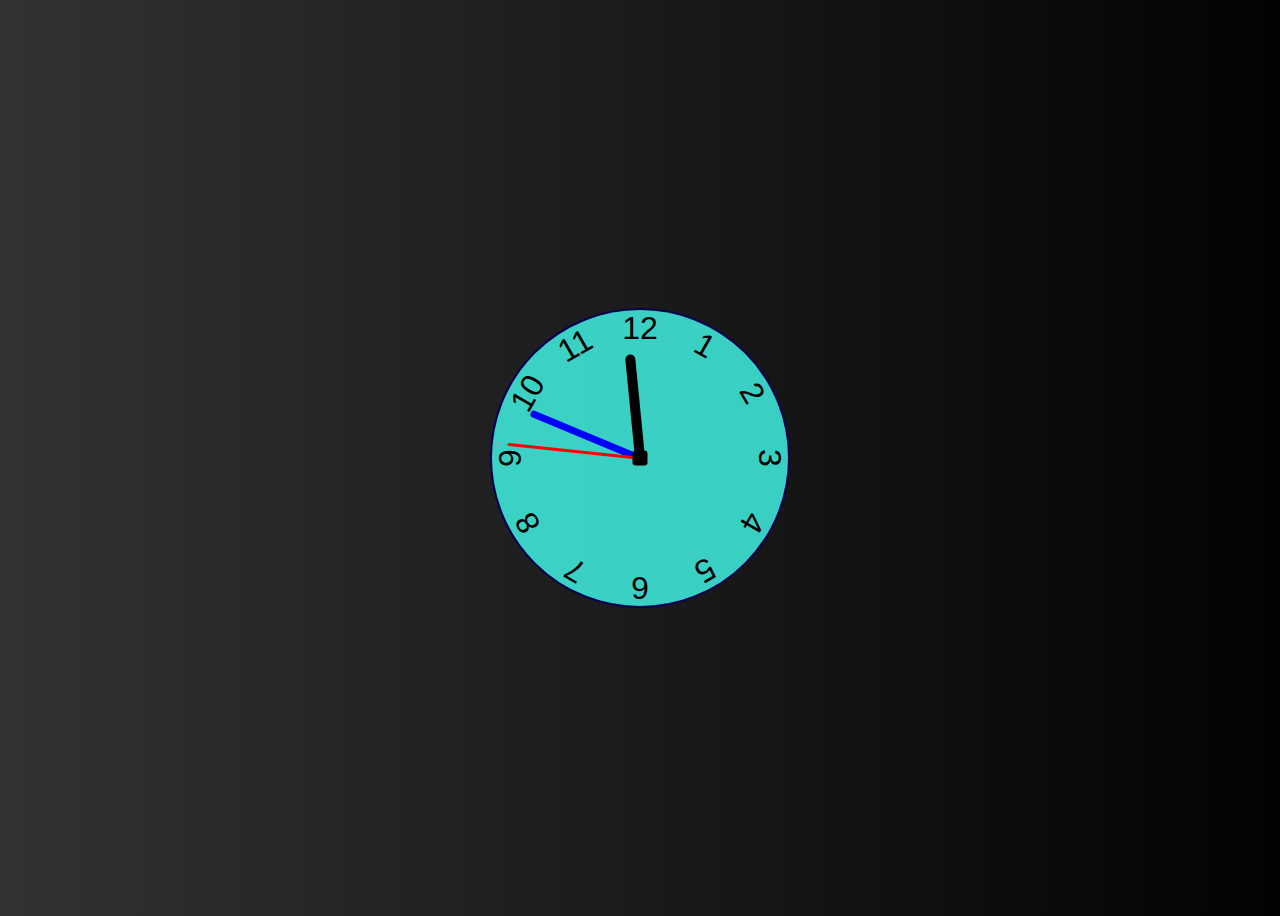
<file: clock/index.html>
<!DOCTYPE html>
<html lang="en">
<head>
    <meta charset="UTF-8">
    <meta name="viewport" content="width=device-width, initial-scale=1.0">
    <title>Clock</title>
    <link rel="stylesheet" href="style.css">
</head>
<body>
    <div class="clock">
        <div class="hand hour" data-hour-hand> </div>
        <div class="hand minute" data-minute-hand></div>
        <div class="hand second " data-second-hand></div>
        <div class="number number1">1</div>
        <div class="number number2">2</div>
        <div class="number number3">3</div>
        <div class="number number4">4</div>
        <div class="number number5">5</div>
        <div class="number number6">6</div>
        <div class="number number7">7</div>
        <div class="number number8">8</div>
        <div class="number number9">9</div>
        <div class="number number10">10</div>
        <div class="number number11">11</div>
        <div class="number number12">12</div>
    </div>




    <script src="main.js"></script>
</body>
</html>
</file>
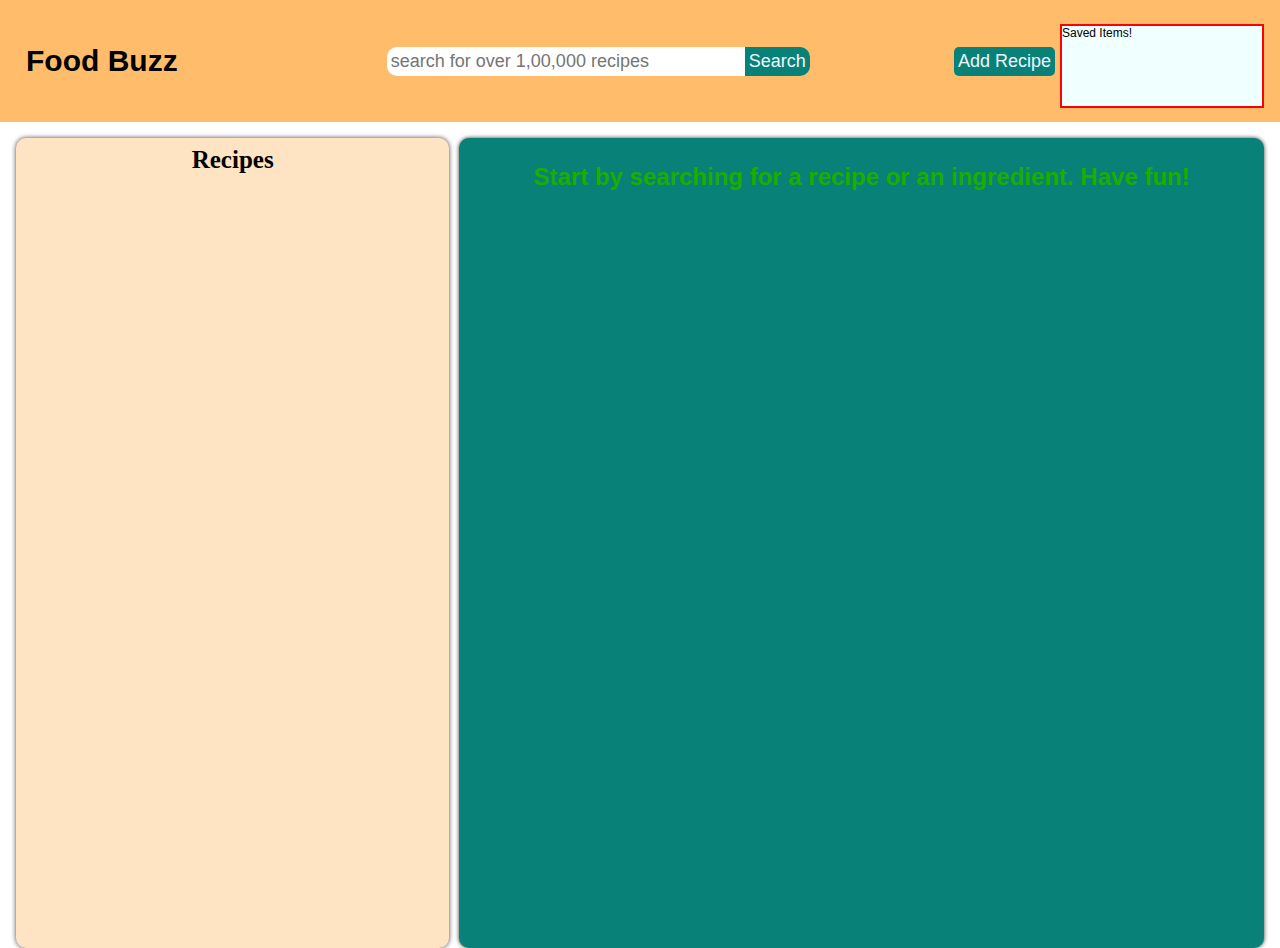
<file: FOOD APP/index.html>
<!DOCTYPE html>
<html lang="en">
<head>
    <meta charset="UTF-8">
    <meta name="viewport" content="width=device-width, initial-scale=1.0">
    <title>Food App</title>
    <link rel="stylesheet" href="style.css">
    <link rel="stylesheet" href="https://cdnjs.cloudflare.com/ajax/libs/font-awesome/6.5.2/css/all.min.css" integrity="sha512-SnH5WK+bZxgPHs44uWIX+LLJAJ9/2PkPKZ5QiAj6Ta86w+fsb2TkcmfRyVX3pBnMFcV7oQPJkl9QevSCWr3W6A==" crossorigin="anonymous" referrerpolicy="no-referrer" />
</head>
<body>
    <div class="container">
        <div class="left-side">
            <i class="fa-solid fa-utensils"></i>
            <span>Food Buzz</span>
        </div>
        <div class="search-data">
            <input type="text" name="searchitem" placeholder="search for over 1,00,000 recipes" id="searchinput">
            <i class="fa-solid fa-circle-xmark" id="remove"></i>
            <button name="search" id="search">Search</button>
        </div>
        <div class="buttons">
            <div class="add-recipe">
                <button id="add-recipe">Add Recipe</button>
            </div>
            <div class="bookmarks">
                <div class="childbookmark" id="childbookmark">
                    Saved Items!
                </div>
            </div>
        </div>
    </div>

    <section class="pagination" id="pagination">
        
    </section>
    
    <section class="two-container">
        <div class="left-container" id="left-container">
            <h3>Recipes</h3>
        </div>
        <div class="right-container" id="right-container">
            <h2 id="text"><i class="fa-solid fa-face-laugh-wink laugh" ></i> Start by searching for a recipe or an ingredient. Have fun!</h2>
        </div>
    </section>



    <script type="module" src="controller.js"></script>
</body>
</html>
</file>
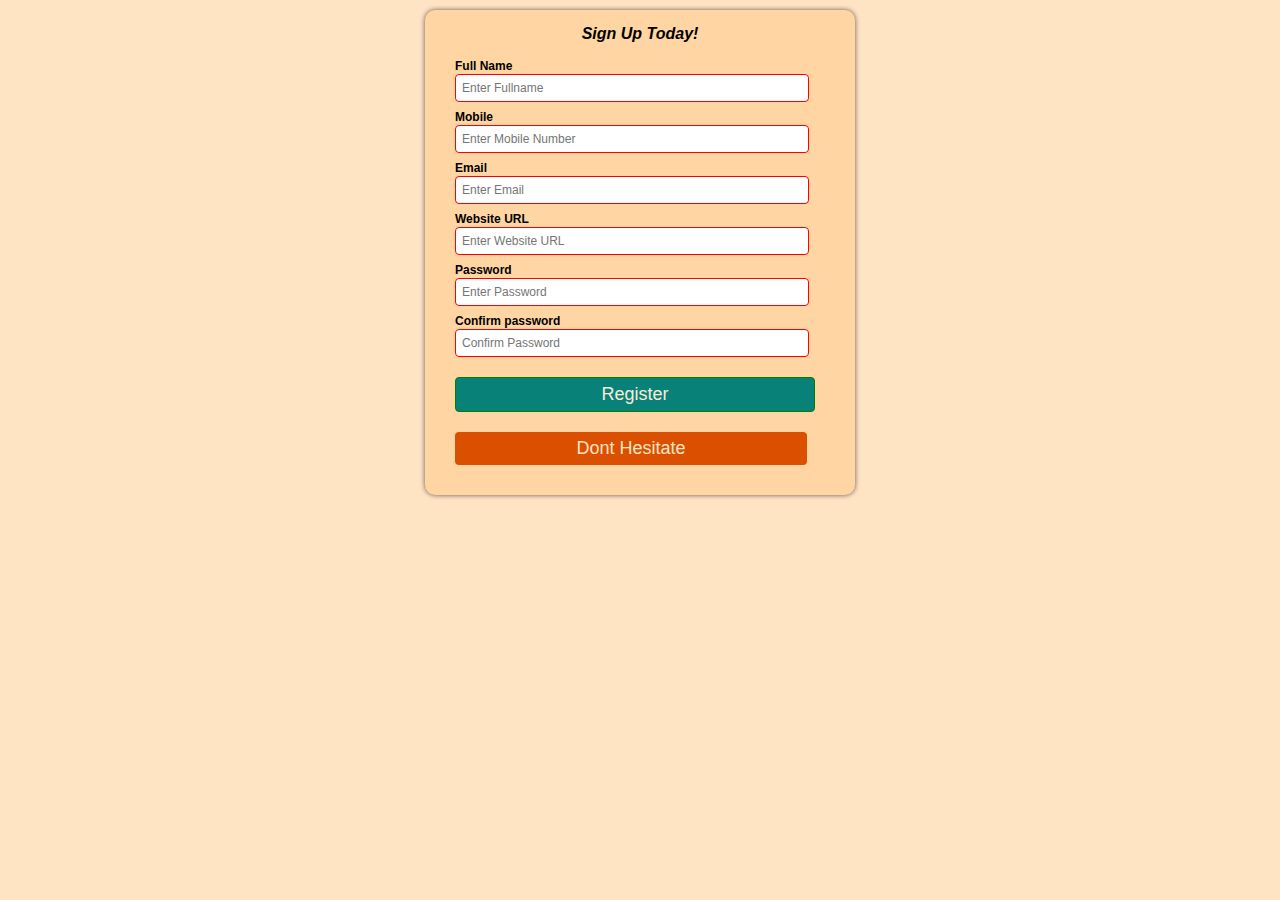
<file: FORM VALIDATION/index.html>
<!DOCTYPE html>
<html lang="en">
<head>
    <meta charset="UTF-8">
    <meta name="viewport" content="width=device-width, initial-scale=1.0">
    <title>Form Validation</title>
    <link rel="stylesheet" href="style.css">
</head>
<body>
    <div class="container">
        <h2>Sign Up Today!</h2>
        <form id="form">
            <label for="fullname">Full Name</label>
            <input type="text" name="fullname" placeholder="Enter Fullname" 
            required><br>

            <label for="mobile">Mobile</label>
            <input type="mobile" name="mobile" placeholder="Enter Mobile Number" 
            required
            pattern="[6789][0-9]{9}"
            ><br>

            <label for="email">Email</label>
            <input type="email" name="email" placeholder="Enter Email" required><br>

            <label for="url">Website URL</label>
            <input type="text" name="url" placeholder="Enter Website URL" required><br>

            <label>Password</label>
            <input type="password" placeholder="Enter Password" 
            required
            pattern="^(?=.*\d)(?=.*[a-z])(?=.*[A-Z])(?=.*[a-zA-Z]).{8,}$"
            title="please enter 1 uppercase character,1 lower case character and 1 digit"
            id="password"
            ><br>

            <label>Confirm password</label>
            <input type="password" placeholder="Confirm Password" 
            required
            id="confirmPassword"
            pattern="^(?=.*\d)(?=.*[a-z])(?=.*[A-Z])(?=.*[a-zA-Z]).{8,}$"
            title="please enter 1 uppercase character,1 lower case character and 1 digit"
            ><br>

            <input type="submit" value="Register" id="register">

            <div class="hesitate" id="hesitate">
                Dont Hesitate
            </div>
        </form>
    </div>


    <script src="main.js"></script>
</body>
</html>
</file>
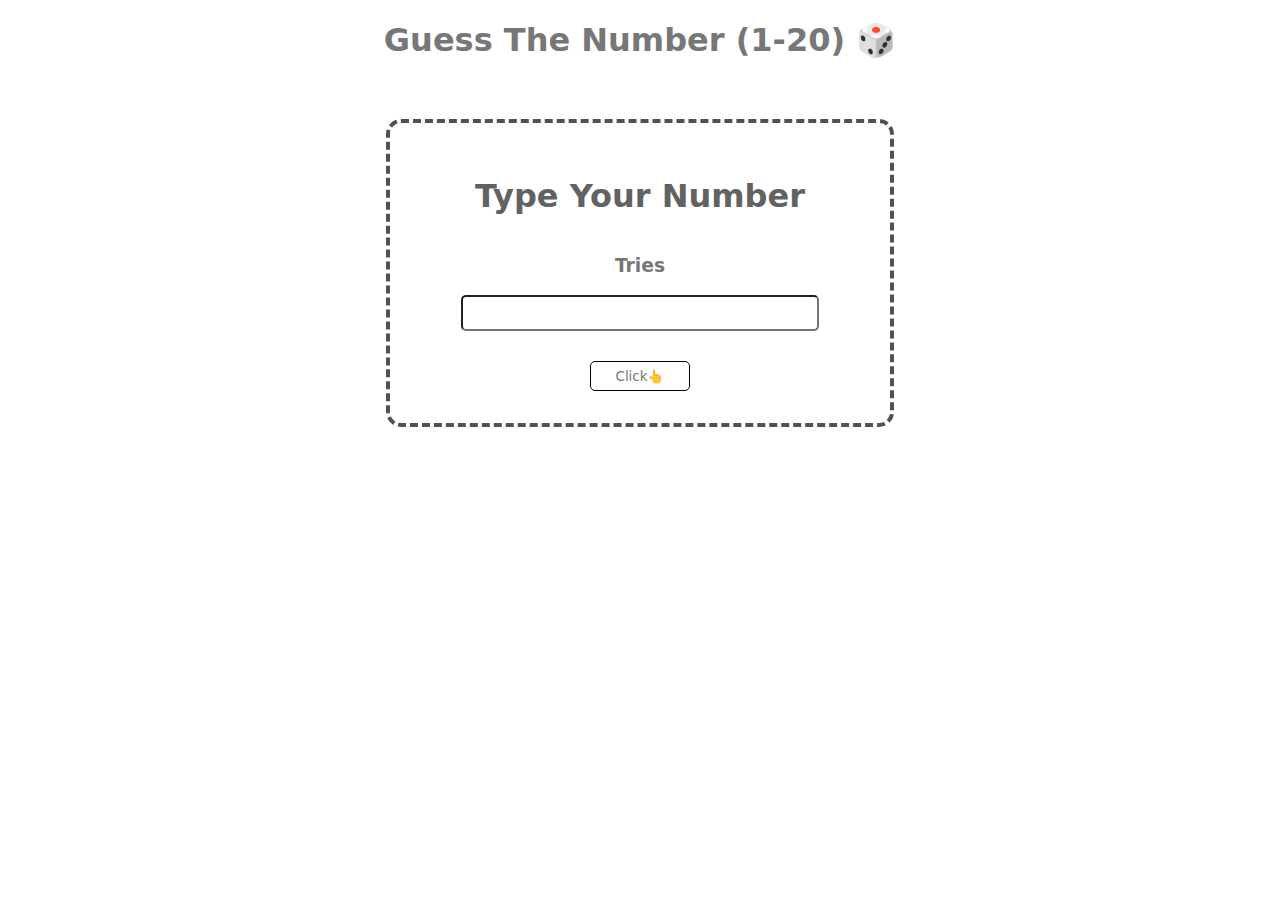
<file: guessNumber/index.html>
<!DOCTYPE html>
<html lang="en">
<head>
    <meta charset="UTF-8">
    <meta name="viewport" content="width=device-width, initial-scale=1.0">
    <title>Guess the Number</title>
    <link rel="Stylesheet" href="style.css">
</head>
<body>
    <h1 align="center">Guess The Number (1-20) 🎲</h1>
    <h3 align="center" class="highScore"></h3>

    <form class="border">
        <h1 id="notice">Type Your Number</h1>
        <span id="number"></span>
        <h3>Tries <span class="score"></span> </h3>
        <input type="number" id="num">
        <button class="btn">Click👆</button>
    </form>
    <script src="./main.js"></script>
</body>
</html>
</file>
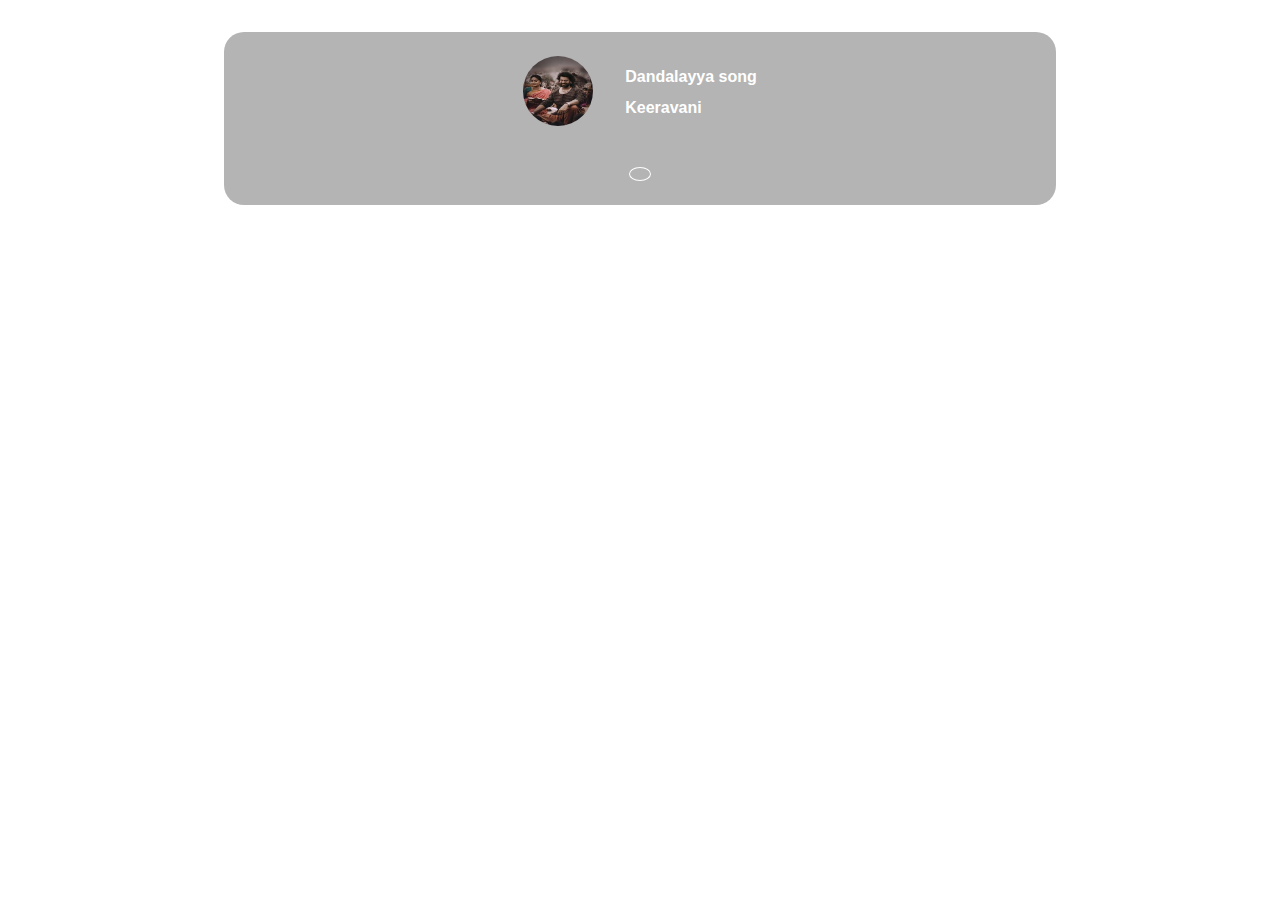
<file: music player/index.html>
<!DOCTYPE html>
<html lang="en">
<head>
    <meta charset="UTF-8">
    <meta name="viewport" content="width=device-width, initial-scale=1.0">
    <title>Music Player</title>
    <link rel="stylesheet" href="https://cdnjs.cloudflare.com/ajax/libs/font-awesome/6.5.2/css/all.min.css" integrity="sha512-SnH5WK+bZxgPHs44uWIX+LLJAJ9/2PkPKZ5QiAj6Ta86w+fsb2TkcmfRyVX3pBnMFcV7oQPJkl9QevSCWr3W6A==" crossorigin="anonymous" referrerpolicy="no-referrer" />
    <link rel="stylesheet" href="style.css">
</head>
<body>
    <div class="container">

        <div class="details">
            <div class="myImg">
                <img src="./images/dandalayya.jfif">
            </div>
    
            <div class="song-text">
                <p id="song">Dandalayya song</p>
                <h4 id="singer">Keeravani</h4>
            </div>
        </div>

        <div class="controls">
            <div class="icons">
                <i id="backward" class="fas fa-backward"></i>
                <i id="play" class="fas fa-play"></i>
                <i id="forward" class="fas fa-forward"></i>
            </div>
    
            <div class="audio">
                <audio src="./audio/dandalayya.mp3" ></audio>
            </div>
        </div>

    </div>




    <script src="main.js"></script>
</body>
</html>
</file>
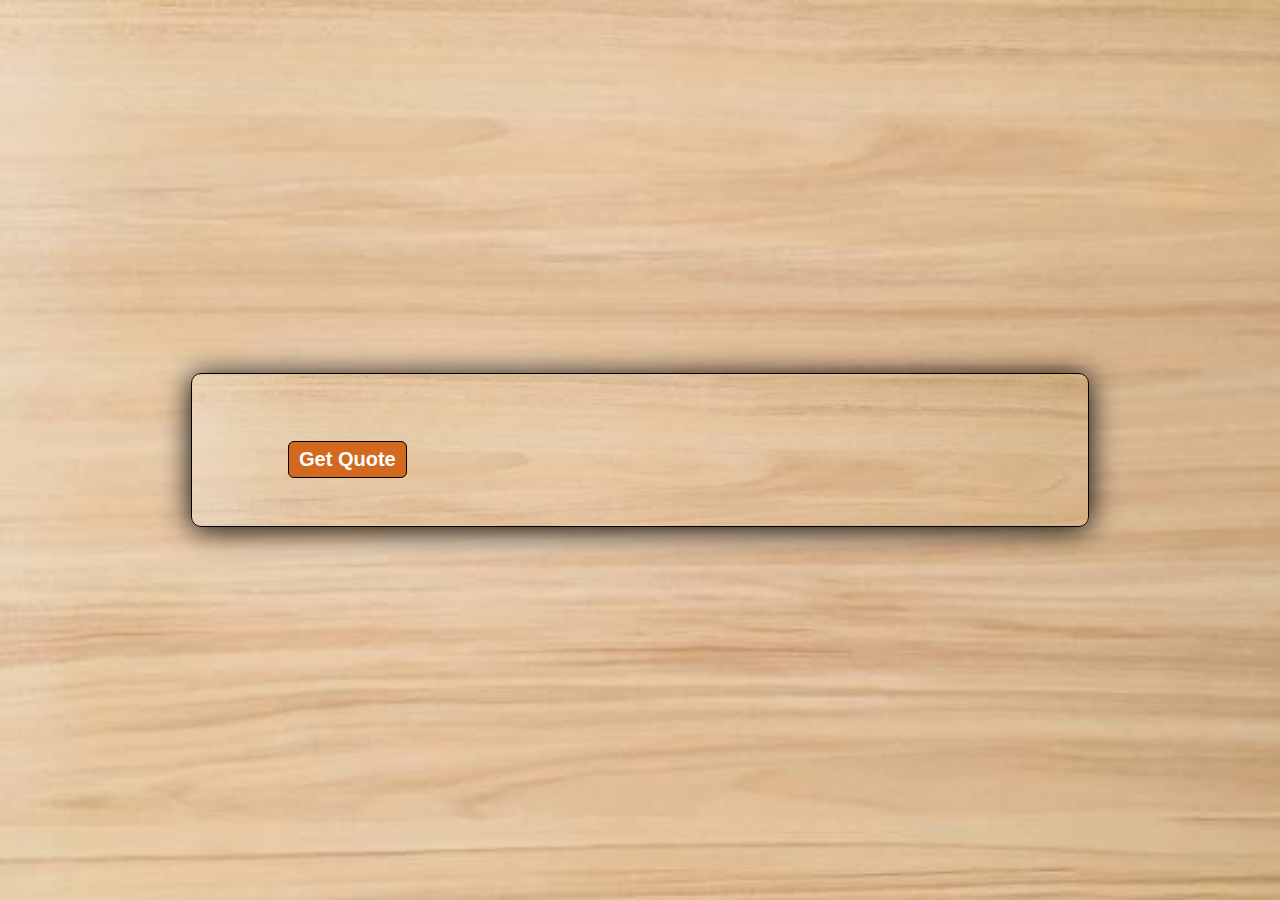
<file: quote generator/index.html>
<!DOCTYPE html>
<html lang="en">
<head>
    <meta charset="UTF-8">
    <meta name="viewport" content="width=device-width, initial-scale=1.0">
    <title>Quote Generator</title>
    <link rel="stylesheet" href="https://cdnjs.cloudflare.com/ajax/libs/font-awesome/6.5.2/css/all.min.css">
    <link rel="stylesheet" href="style.css">
</head>
<body>
    <div class="loader" id="loader"></div>

    <section class="container" id="container">
        <div class="quote">
            <i id="i-one" class="fas fa-quote-left"></i>
            <span id="myquote"></span>
            <i id="i-two" class="fas fa-quote-right"></i> 
        </div>

        <div class="author">
            <span id="minus">--</span><span id="myauthor"></span>
        </div>
        
        <div class="buttons">
            <button id="btn">Get Quote</button>
            <div>
                <i id="copy" class="fas fa-copy"></i>
                <i id="volume" class="fas fa-volume-up"></i></div>
            </div>
    </section>



    <script src="main.js"></script>
</body>
</html>
</file>
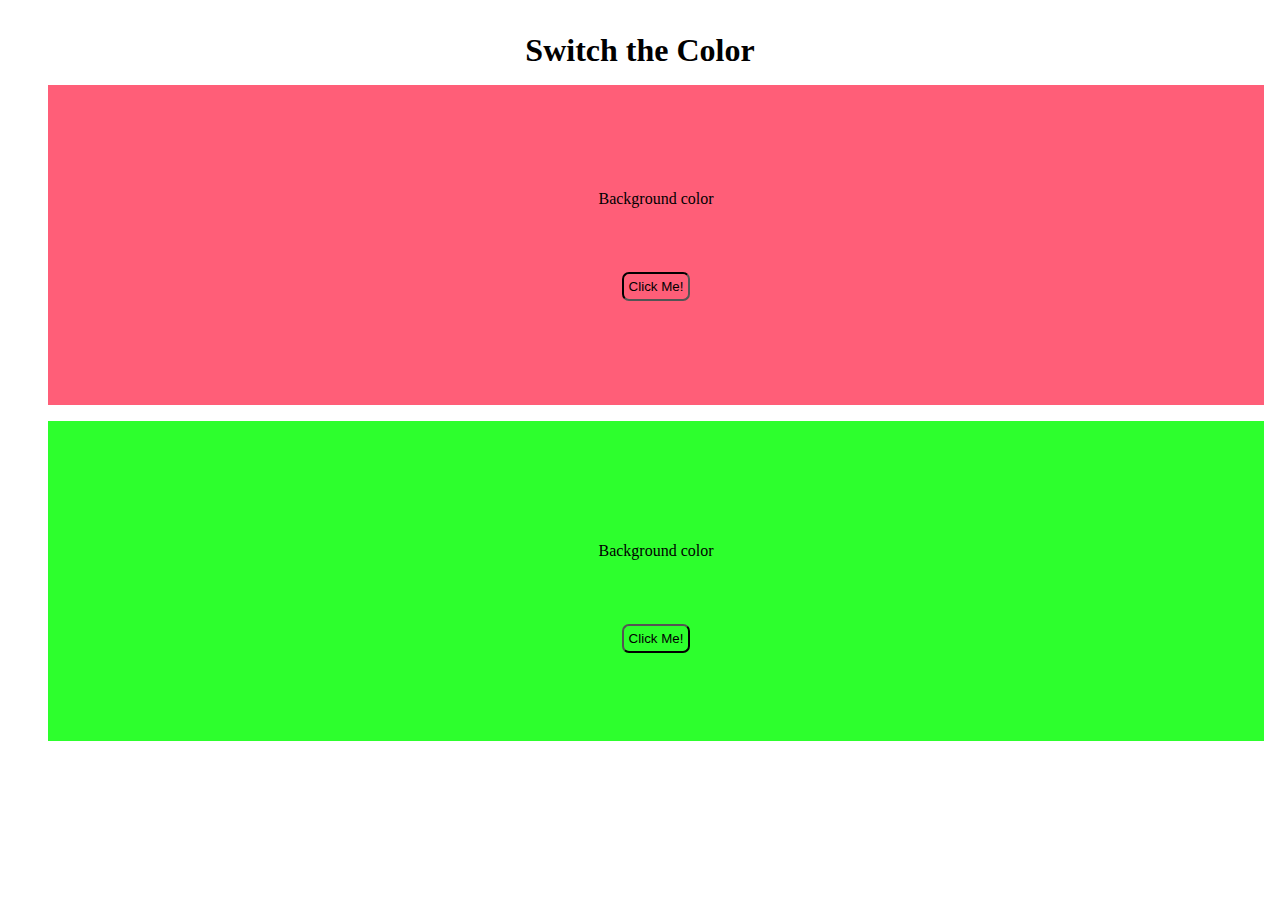
<file: switchColor/index.html>
<!DOCTYPE html>
<html lang="en">
<head>
    <meta charset="UTF-8">
    <meta name="viewport" content="width=device-width, initial-scale=1.0">
    <title>switchColor</title>
    <link rel="stylesheet" href="style.css">
</head>
<body>
    <h1 align="center">Switch the Color</h1>

    <div class="container1">
        <p>Background color</p>
        <p id="colorCode"></p>

        <button class="btn btn1">Click Me!</button>
    </div>

    <div class="container2 bg-color">
        <div class="form">
            
        </div>
        <p id="color-2">Background color</p>
        <p id="colorCode2"></p>
        <button class="btn btn2">Click Me!</button>
    </div>

    <script src="main.js"></script>
</body>
</html>
</file>
<file: clock/style.css>
*, *::after, *::before{
    box-sizing:border-box;
    font-family: 'Franklin Gothic Medium', 'Arial Narrow', Arial, sans-serif;
}

body{
    background: linear-gradient(to right, hsl(0, 1%, 20%), hsl(0, 0%, 1%));
    display:flex;
    justify-content:center;
    align-items: center;
    min-height:100vh;
    overflow:hidden;
}

.clock{
    background-color: rgba(66, 255, 239, 0.8);
    /* background-image: url('https://encrypted-tbn0.gstatic.com/images?q=tbn:ANd9GcSnuhVt8-DKAvIPohyFID2FnMwNdxxzHOak4hbgSz8OzhOAnsUJlt0V8FHHwgfyW3SeaYI&usqp=CAU'); */
    background-size: cover;
    width:300px;
    height:300px;
    border:2px solid rgb(5, 0, 82);
    border-radius: 50%;
    position: relative;
}
.clock .number{
    position: absolute;
    width:100%;
    height:100%;
    text-align: center;
    transform: rotate(var(--rotation));
    font-size:2rem
}
.clock .number1{ --rotation:30deg;}
.clock .number2{ --rotation:60deg;}
.clock .number3{ --rotation:90deg;}
.clock .number4{ --rotation:120deg;}
.clock .number5{ --rotation:150deg;}
.clock .number6{ --rotation:180deg;}
.clock .number7{ --rotation:210deg;}
.clock .number8{ --rotation:240deg;}
.clock .number9{ --rotation:270deg;}
.clock .number10{ --rotation:300deg;}
.clock .number11{ --rotation:330deg;}
.clock .number12{ --rotation:360deg;}

.clock .hand{
    --rotation:0;
    position:absolute;
    bottom: 50%;
    left:50%;
    width:10px;
    height:50%;
    border-top-left-radius:10px;
    border-top-right-radius:10px;
    transform-origin: bottom;
    z-index:10;
    transform:translate(-50%) rotate(calc(var(--rotation) * 1deg))
}
.clock::after{
    content:'';
    position:absolute;
    background-color:black;
    z-index:11;
    width:15px;
    height:15px;
    top:50%;
    left:50%;
    transform:translate(-50%, -50%);
    border-radius:20%;
}
.clock .hand.second{
    width:3px;
    height:45%;
    background-color:red;
}
.clock .hand.minute{
    width:7px;
    height:40%;
    background-color:rgb(0, 0, 255);
}
.clock .hand.hour{
    width:10px;
    height:35%;
    background-color:rgb(0, 0, 0);
}
</file>
<file: FOOD APP/style.css>
body{
    margin:0;
    padding:0;
    box-sizing:border-box;
    height:100vh
}

.container{
    background-color:rgb(255, 189, 107);
    display:flex;
    justify-content:space-between;
    align-items:center;
    padding:1rem;
    font-size:20px;
    font-family:sans-serif;
    height:10vh;
    position:sticky;
    top:0;
    left:0;
    z-index:999;
}
.left-side{
    font-size:30px;
    font-weight:600;
    color:rgb(0, 0, 0);
}
.left-side i{
    color:rgb(36, 142, 235);
    margin-right:10px;
    text-shadow:0 0 12px white;
}

.buttons{
    display:flex;
    gap:5px;
    align-items:center;
}
button{
    font-size:18px;
    background-color:#088178;
    border-radius:5px;
    border:1px solid black;
    border:none;
    padding:4px;
    font-family:sans-serif;
    color:aliceblue;
}
.search-data{
    position:relative;
}
input{
    font-size:18px;
    font-family:sans-serif;
    border-radius:4px;
    border:none;
    padding:4px;
    outline:none;
    width:350px;
}
#searchinput{
    border-radius:10px 0 0 10px;
}
#search{
    position:absolute;
    border-radius:0 10px 10px 0;
}
.fa-circle-xmark{
    position:absolute;
    right:10px;
    top:8px;
    background-color:black;
    color:white;
    border:none;
    border-radius:100%;
    font-size:20px;
}

.two-container{
    height:90vh;
    background-color:rgb(255, 255, 255);
    margin-top:1rem;
    display:flex;
    margin:1rem;
}
.left-container{
    width:35%;
    background-color:bisque;
    box-shadow:0 0 5px rgba(0, 0, 0, 0.74);
    border-radius:10px;
    margin-right:10px;
    overflow-y: auto;
}
.left-container::-webkit-scrollbar{
    display:none
}
.left-container > h3{
    text-align:center;
    font-size:25px;
    position:sticky;
    top:0;
    background-color:bisque;
    margin:0.5rem;
    z-index:1;

}
.right-container{
    width:65%;
    background-color:#088178;
    box-shadow:0 0 4px rgba(0, 0, 0, 0.767);
    border-radius:10px;
    overflow-y:auto;
}
.right-container::-webkit-scrollbar{
    display:none;
}
.right-food-container{
    padding:3rem 0;
    display:flex;
    align-items:center;
    justify-content:flex-start;
    flex-direction:column;
}
.right-food-container .div-text{
    color:white;
    text-align:center;
}
.right-food-container img{
    border-radius:50%;
    opacity:0.8;
    width:300px;
    height:300px;
    border:1px solid white;
}
.ingredients h2{
    color:#810808

}
.ingredients .quantity{
    color:black;
    font-weight:500;
    font-size:15px;
    font-family:sans-serif;
    margin:0;
}
.ingredients h3{
    margin:10px 0;
}
.right-container > h2{
    font-family:sans-serif;
    font-weight:600;
    text-align:center;
    color:#1dad00;
}
.laugh{
    font-size:30px;
    border-radius:50%;
    background-color:rgb(109, 109, 109);
    color:rgb(255, 230, 0);
}
.left-food-container{
    margin:1rem;
    background-color:rgb(43, 226, 165);
    border-radius:10px;
    text-align:center;
    height:fit-content;
    padding:10px;
    box-shadow:0 0 4px rgba(0, 0, 0, 0.699);

}
#mytitle{
    font-size:16px;
    color:rgb(51, 51, 51);
    /* margin:10px; */

}
#mypublisher{
    font-weight:600;
    /* margin:10px; */
}
#mytitle:hover,#mypublisher:hover{
    text-shadow:0 2px 2px white;
    transform:scale(1.08);
    transition:all 100ms linear;
}
#myimage{
    width:200px;
    height:200px;
    border-radius:50%;
    border:1px solid white;
}
#myimage:hover{
    transform:scale(1.05);
    transition:all 200ms ease-in-out
}

.div-text button{
    background-color:#810808;
    border:1px solid black;

}

.childbookmark{
    margin-top:10px;
    background-color:#810808;
    border:1px solid white;
    height:80px;;
    width:200px;
    background-color:azure;
    border:2px solid red;
    font-size:12px;
    overflow:auto;
}
.childbookmark::-webkit-scrollbar{
    display:none;
}

.add-recipe-form{
    color:#303030;
    font-weight:600;
    font-size:16px;
    display:flex;
    align-items:center;
    justify-content:center;
    flex-direction:column;

}
.add-recipe-form input{
    /* width:40%; */
    margin:6px;
    /* margin:auto; */
    height:20px;
    font-size:12px;
    width:300px;


}
.add-recipe-form h2{
    text-align:center;
    color:bisque;
    /* margin:0; */
}
</file>
<file: FORM VALIDATION/style.css>
body{
    background-color:bisque;
    margin:0;
    padding:0;
    box-sizing:border-box;
    font-family:sans-serif;
}
h2{
    text-align:center;
    margin-top:0;
    font-style:italic;
    font-size:16px
}
.container{
    box-shadow: 0 0 5px rgba(0, 0, 0, 0.623);
    background-color:rgb(255, 214, 163);
    /* background-color:rgb(255, 255, 255); */
    width:400px;
    height:fit-content;
    margin:10px auto;
    border-radius:10px;
    padding:15px;
}
input{
    width:85%;
    font-size:12px;
    padding:6px;
    font-weight:500;
    border-radius:4px;
    margin:0 15px 5px;
    border:1px solid rgb(43, 57, 255);
    outline:none;
}

label{
    text-align:left;
    font-size:12px;
    font-weight:600;
    margin:0 15px;
}
#register{
    font-size:18px;
    width:90%;
    background-color:#088178;
    padding:6px;
    color:antiquewhite;
    margin-top:15px;
}
.hesitate{
    margin:auto;
    border-radius:4px;
    margin:15px;
    text-align:center;
    width:85%;
    font-size:18px;
    background-color:#db5000;
    padding:6px;
    color:bisque;
}

input:valid{
    border:1px solid green;
}
input:invalid{
    border:1px solid red;
}
</file>
<file: guessNumber/style.css>
*{
    font-family: system-ui, -apple-system, BlinkMacSystemFont, 'Segoe UI', Roboto, Oxygen, Ubuntu, Cantarell, 'Open Sans', 'Helvetica Neue', sans-serif;
    color: rgb(119, 119, 119);
}
h2{
    text-decoration: underline;
    font-weight: 400;
    font-size: 30px;
}

.border{
    margin: auto;
    margin-top: 60px;
    height: 300px;
    width: 500px;
    border-width: 4px;
    border-style: dashed;
    border-color: rgb(81, 81, 81);
    border-radius: 15px;
    display: flex;
    justify-content:center;
    align-items:center;
    flex-direction: column;
}
.border input{
    width: 70%;
    height: 30px;
    border-radius: 5px;
    text-align: center;
    font-size: 28px;
}
.btn{
    margin-top: 30px;
    height: 30px;
    width: 100px;
    border-radius: 5px;
    background: white;
    border: .5px black solid;
    cursor: pointer;
    transition: all .2s ease-in-out;
}
.btn:hover{
    transform: scale(1.3);
    border: none;
    color: white;
    background-image: linear-gradient( to right,rgb(255, 112, 112), rgb(121, 121, 255));
}
.border h1{
    color: rgb(98, 98, 98);
}
</file>
<file: music player/style.css>
body{
    margin:0;
    padding:0;
    background-image:url('https://images.pexels.com/photos/1105666/pexels-photo-1105666.jpeg?auto=compress&cs=tinysrgb&w=400');
    background-size:cover;
    background-position:top 30%;
    color:#ffffff;

}
.container{
    width:60%;
    display:flex;
    flex-direction:column;
    background-color:rgb(180, 180, 180);
    justify-content:space-between;
    align-items:center;
    padding:1.5rem 2rem;
    border-radius:20px;
    margin:auto;
    margin-top:2rem;
}

.details{
    display:flex;
    margin-bottom:1rem;
}

img{
    width:70px;
    height:70px;
    border-radius:50%;
    margin-right:2rem;
}

.song-text{
    line-height:10px;
    font-family:'Segoe UI', Tahoma, Geneva, Verdana, sans-serif;
}

.song-text p{
    font-weight:600;
}

.controls{
    display:flex;
    flex-direction:column-reverse;
    justify-content:center;
    align-items:center;
    width:50%;
}
.icons{
    width:100%;
    display:flex;
    align-items:center;
    justify-content:space-between;
    margin-top:1rem;
}

.controls i{
    /* margin-right:10px; */
    font-size:25px;
}
.controls i:hover{
    color:rgb(0, 0, 138);
    transition:200ms linear;
}
#play,#pause{
    border:1px solid white;
    border-radius:50%;
    padding:6px 10px ;
}
#play:hover,#pause:hover{
    background-color:white;

}

@media screen and (max-width:600px){
    .container{
        background-color:rgb(71, 71, 223);
        /* margin:auto; */
        width:70%;
    }
    .details{
        flex-direction:column;
        align-items:center;
    }
    img{
        width:300px;
        height:400px;
        border-radius:20px;
    }
    .song-text{
        text-align:center;
        margin-top:2rem;
    }
    .controls{
        margin-bottom:3rem;
    }
    .controls i{
        font-size:20px;
    }
}
</file>
<file: quote generator/style.css>
body{
    margin:0;
    padding:0;
    box-sizing:border-box;
    background-color: #ffffff;
    background-image:url('background.jpg');
    background-size: cover;
    display:flex;
    flex-direction:column;
    justify-content:center;
    align-items:center;
    height:100vh
}
.container{
    background-image:url('background.jpg');
    background-size:cover;
    width:65%;
    height:fit-content;
    border:1px solid black;
    padding:2rem;
    box-shadow:0 3px 30px black;
    border-radius:10px;
}
.quote{
    /* text-align:center; */
    font-size:1.2rem;
    font-weight:600;
    color:rgb(0, 71, 71);
}
.author{
    text-align:end;
    color:rgb(0, 0, 116);
    padding:0.6rem;
    font-size:20px;
    font-weight: 800;
    font-family:'Segoe UI', Tahoma, Geneva, Verdana, sans-serif;
}
.buttons{
    display:flex;
    justify-content:space-between;
    padding:1rem 4rem;
    font-size:20px;
}
.buttons button{
    font-size:20px;
    background-color:chocolate;
    padding:6px 10px;
    border:1px solid black;
    border-radius:6px;
    font-weight:600;
    color:white;
}
.buttons button:hover{
    background-color:rgb(196, 52, 0);
}
.buttons div i{
    margin-right:3rem;
    cursor:pointer;
    color:white;
}
.buttons div i:hover{
    color:"rgb(17, 17, 145)";
    transform: scale(1.2);
}
.fas{
    display:none;
}
#minus{
    display:none;
}
.loader{
    border:5px solid #fff;
    width:30px;
    height:30px;
    border-top:5px solid #000;
    border-radius:50%;
    animation:myLoader linear;
    animation-duration:1s;
    animation-iteration-count: infinite;
}

@keyframes myLoader{
    0%{
        transform: rotate(0deg)
    }
    100%{
        transform:rotate(360deg)
    }
}
</file>
<file: switchColor/style.css>
*{
    margin:1rem;
    padding:0;

}
.container1 , .container2{
    width:100%;
    height:20rem;
    display:flex;
    flex-direction:column;
    align-items: center;
    justify-content: center;
}
.container1{
    background-color:rgb(255, 94, 120);
}.container2{
    background-color:rgb(45, 255, 45);
}

.btn1{
    padding:5px;
    border-radius:7px;
    border:2px inset black;
    background-color: rgb(255, 94, 120);
}
.btn2{
    padding:5px;
    border-radius:7px;
    background-color: rgb(45, 255, 45);
}
.btn:hover{
    padding:7px 15px;
    background:linear-gradient(45deg,rgb(255, 46, 46)30%,rgb(40, 40, 255) 70%) 
}
</file>
